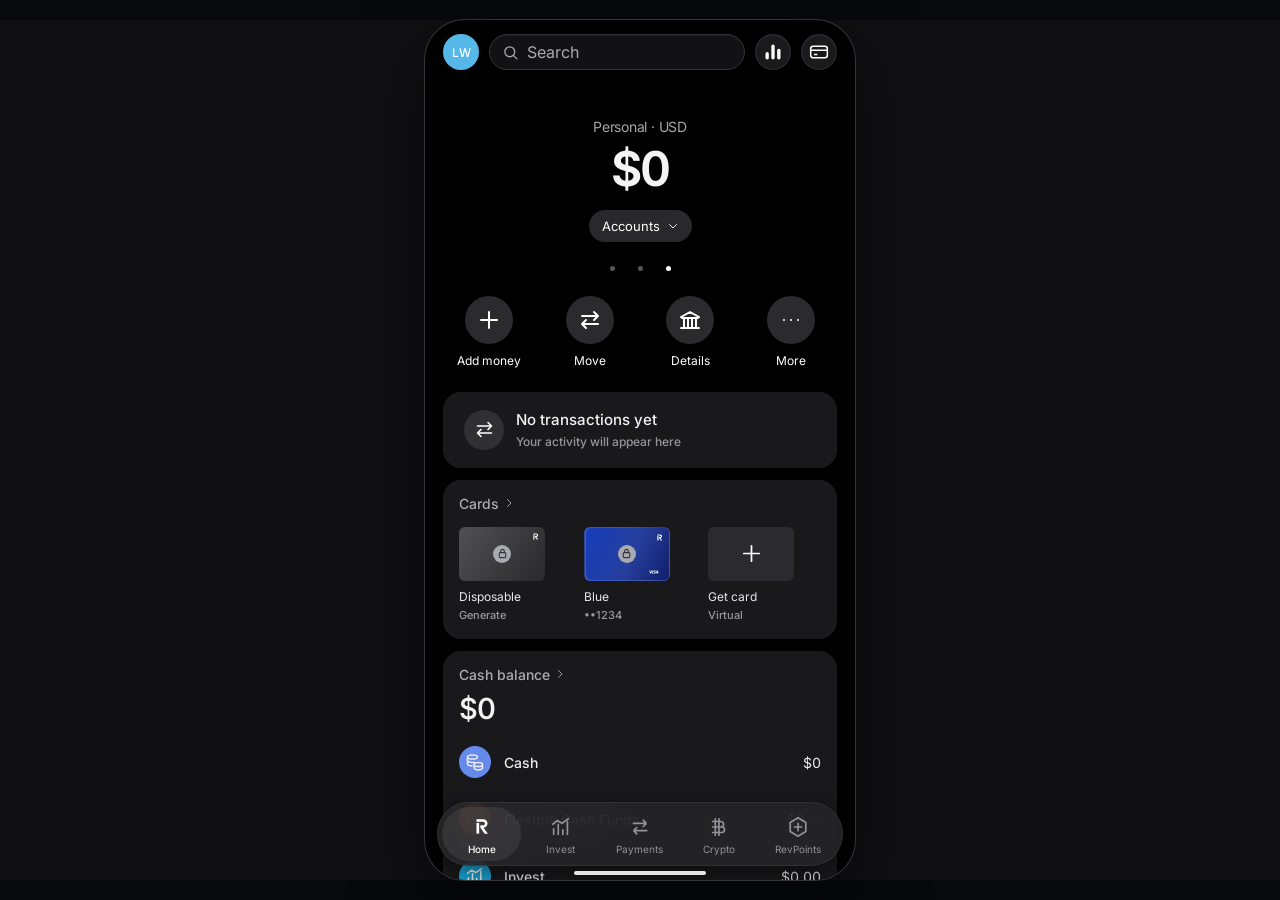
<file: index.html>
<!doctype html>
<html lang="en">
<head>
  <meta charset="utf-8">
  <meta name="viewport" content="width=device-width, initial-scale=1, viewport-fit=cover">
  <meta name="theme-color" content="#09090b">
  <title>Revolut-style banking demo</title>
  <link rel="icon" href="assets/app-icon.svg" type="image/svg+xml">
  <link rel="stylesheet" href="styles.css">
  <link rel="stylesheet" href="refined.css">
  <link rel="stylesheet" href="polish.css">
</head>
<body>
  <div class="desktop-backdrop" aria-hidden="true"><span>Banking UI<br><em>concept</em></span></div>
  <div class="phone" id="phone">
    <div class="app-scroll" id="app-scroll"><div id="app"></div></div>
    <div id="fixed-header"></div>
    <div id="navigation"></div>
    <div id="overlay-root"></div>
    <div class="home-indicator" aria-hidden="true"></div>
  </div>
  <script src="assets.js"></script>
  <script src="app.js"></script>
</body>
</html>
</file>
<file: styles.css>
:root{color-scheme:dark;font-family:Inter,-apple-system,BlinkMacSystemFont,"Segoe UI",sans-serif;font-synthesis:none;background:#08090d;color:#f7f7f9}*{box-sizing:border-box}body{margin:0}button,input{font:inherit}button{cursor:pointer;-webkit-tap-highlight-color:transparent}button:focus-visible,input:focus-visible{outline:2px solid #b6c7ff;outline-offset:2px}svg{display:block}.desktop-backdrop{position:fixed;inset:0;display:grid;place-items:center;background:radial-gradient(circle at 15% 20%,#132453 0,transparent 37%),radial-gradient(circle at 87% 82%,#252047 0,transparent 34%),#06070b;color:#fff}.desktop-backdrop span{position:absolute;left:max(6vw,calc(50% - 570px));top:18%;font-size:clamp(38px,5vw,76px);font-weight:750;letter-spacing:-.07em;line-height:.94;opacity:.55}.desktop-backdrop em{font-style:normal;color:#a5adfb}.phone{position:relative;width:min(100%,430px);height:min(900px,calc(100dvh - 30px));margin:15px auto;overflow:hidden;border:1px solid #333747;border-radius:42px;background:#0a0b0e;box-shadow:0 20px 80px #000b}.status-bar{height:43px;display:flex;align-items:center;justify-content:space-between;padding:7px 29px 0;font-size:14px;font-weight:690;background:#090a0d;position:relative;z-index:4}.status-icons svg{width:48px;height:16px}.app-scroll{position:absolute;inset:43px 0 77px;overflow-y:auto;overscroll-behavior:contain;scrollbar-width:none}.app-scroll::-webkit-scrollbar,.sheet-content::-webkit-scrollbar{display:none}.app-scroll:has(.home-hero){background:#0b0c11}.home-indicator{position:absolute;width:134px;height:5px;border-radius:9px;background:#f2f2f5;left:50%;bottom:8px;transform:translateX(-50%);z-index:8}.bottom-nav{position:absolute;left:0;right:0;bottom:0;height:77px;display:grid;grid-template-columns:repeat(4,1fr);padding:8px 8px 18px;background:rgba(14,15,20,.96);border-top:1px solid #272932;backdrop-filter:blur(18px);z-index:3}.nav-item{border:0;background:none;color:#93949d;display:flex;flex-direction:column;align-items:center;justify-content:center;gap:4px;font-size:10px;font-weight:590}.nav-item svg{width:23px;height:23px;stroke-width:1.9}.nav-item.active{color:#f8f9ff}.nav-item.active .nav-icon{background:#383d63;color:#fff}.nav-icon{width:42px;height:35px;border-radius:14px;display:grid;place-items:center}.nav-icon svg{width:22px;height:22px}.page{padding:0 20px 24px;animation:page-in .24s ease both}@keyframes page-in{from{opacity:.5;transform:translateY(8px)}to{opacity:1;transform:none}}.top-row{display:flex;align-items:center;justify-content:space-between;gap:10px;min-height:62px}.avatar{width:37px;height:37px;border:0;border-radius:50%;background:#d6e9ff;color:#152441;font-size:15px;font-weight:750}.top-right{display:flex;gap:7px}.round-icon{width:39px;height:39px;border-radius:50%;border:0;background:#22242c;color:#fff;display:grid;place-items:center}.round-icon svg{width:19px;height:19px}.brand-line{display:flex;align-items:center;gap:7px;font-size:17px;font-weight:730;letter-spacing:-.03em}.demo-badge{font-size:9px;font-weight:760;letter-spacing:.11em;padding:4px 6px;border:1px solid #747cac;border-radius:5px;color:#b7c4ff}.muted{color:#9699a5}.subtle{color:#c2c3cb}.tiny{font-size:12px}.section-head{display:flex;align-items:center;justify-content:space-between;margin:24px 0 13px}.section-head h2{font-size:20px;letter-spacing:-.035em;margin:0;font-weight:700}.text-button{border:0;color:#a4baff;background:none;padding:8px 0;font-size:13px;font-weight:650}.home-hero{margin:-1px -20px 0;padding:0 20px 27px;background:radial-gradient(circle at 82% 16%,#3b56a0 0,transparent 41%),linear-gradient(140deg,#1d3a81,#141c44 65%,#0b0c11 100%)}.home-hero .top-row{margin-bottom:32px}.account-pill{display:inline-flex;align-items:center;gap:7px;border:1px solid #ffffff32;background:#ffffff17;color:#fff;border-radius:100px;padding:7px 11px;font-size:13px;font-weight:650}.account-pill svg{width:14px;height:14px}.balance-label{font-size:13px;color:#d3dcff;margin:15px 0 4px}.balance{font-size:clamp(40px,11vw,52px);line-height:1.05;letter-spacing:-.07em;font-weight:715;font-variant-numeric:tabular-nums}.balance-note{color:#d9e0fc;font-size:12px;margin-top:9px}.balance-note span{display:inline-block;width:5px;height:5px;background:#a7e4c3;border-radius:50%;margin:0 5px 2px 0}.actions{display:grid;grid-template-columns:repeat(4,minmax(0,1fr));gap:6px;margin-top:28px}.action{border:0;background:none;color:#fff;font-size:11px;font-weight:600;display:flex;flex-direction:column;align-items:center;gap:8px;white-space:nowrap}.action .bubble{width:55px;height:55px;border-radius:50%;background:#ffffff27;display:grid;place-items:center;transition:background .2s,transform .2s}.action:active .bubble{transform:scale(.93);background:#ffffff3e}.bubble svg{width:23px;height:23px}.account-strip{display:flex;gap:8px;overflow:auto;margin:17px -20px 0;padding:0 20px 4px;scrollbar-width:none}.account-tile{min-width:135px;flex:0 0 auto;border:1px solid #353947;border-radius:18px;background:#181b25;padding:13px 15px;text-align:left;color:#fff}.account-tile.selected{border-color:#748bdb;background:#202b4c}.account-tile .flag{font-size:20px}.account-tile strong{display:block;font-size:17px;margin:8px 0 3px}.account-tile small{color:#aeb3c1}.feature-card{border:1px solid #292d38;background:#17191f;border-radius:22px;padding:17px}.feature-card .feature-top{display:flex;justify-content:space-between;align-items:center;color:#a9acb8;font-size:12px}.feature-card .feature-total{font-size:27px;font-weight:700;letter-spacing:-.05em;margin:10px 0 5px}.bar-mini{height:52px;display:flex;align-items:end;gap:5px;margin-top:12px}.bar-mini span{width:100%;border-radius:5px 5px 2px 2px;background:#6078d7}.bar-mini span:nth-child(2n){background:#849af0}.section-caption{font-size:12px;color:#9599a6;margin:2px 0 12px}.transaction{width:100%;min-height:66px;display:flex;align-items:center;gap:12px;border:0;border-bottom:1px solid #202228;background:none;color:#fff;padding:8px 0;text-align:left}.transaction:last-child{border-bottom:0}.merchant-icon{width:42px;height:42px;flex:0 0 auto;border-radius:15px;display:grid;place-items:center;color:#fff;font-size:20px;font-weight:740}.merchant-icon.blue{background:#294a9b}.merchant-icon.pink{background:#94345e}.merchant-icon.green{background:#246d55}.merchant-icon.orange{background:#91502c}.merchant-icon.purple{background:#57459a}.merchant-icon.slate{background:#363d52}.tx-meta{flex:1;min-width:0}.tx-name{font-size:15px;font-weight:640;overflow:hidden;text-overflow:ellipsis;white-space:nowrap}.tx-sub{font-size:12px;color:#8f929f;margin-top:3px}.tx-amount{text-align:right;font-size:15px;font-weight:650;white-space:nowrap}.tx-amount.positive{color:#74d9a6}.tx-amount small{display:block;font-size:11px;color:#858b99;margin-top:3px;font-weight:450}.page-heading{display:flex;justify-content:space-between;align-items:center;margin:7px 0 20px}.page-heading h1{font-size:31px;letter-spacing:-.055em;margin:0;font-weight:735}.section-description{font-size:13px;color:#9da0ad;line-height:1.5;margin:-12px 0 20px}.segmented{display:flex;gap:4px;border-radius:15px;background:#202229;padding:4px}.segmented button{flex:1;border:0;border-radius:11px;background:transparent;color:#9c9da7;padding:10px 8px;font-size:13px;font-weight:630}.segmented button.selected{background:#454c72;color:#fff}.card-art{position:relative;height:216px;border-radius:22px;margin:20px 0 16px;padding:23px;overflow:hidden;color:#fff;box-shadow:0 22px 35px #0008;background:linear-gradient(127deg,#1745a1 0%,#4269c4 50%,#a8aff4 100%)}.card-art.virtual{background:linear-gradient(135deg,#242439,#47416c 54%,#867aca)}.card-art:before{content:"";position:absolute;width:260px;height:260px;right:-95px;top:-140px;border:58px solid #ffffff1c;border-radius:50%}.card-art:after{content:"";position:absolute;width:210px;height:210px;left:-140px;bottom:-170px;border:55px solid #ffffff15;border-radius:50%}.card-art>*{position:relative;z-index:1}.card-brand{font-size:21px;font-weight:770;letter-spacing:-.05em;display:flex;justify-content:space-between;align-items:start}.card-brand small{font-size:10px;border:1px solid #ffffff77;padding:3px 5px;border-radius:5px;letter-spacing:.1em}.card-chip{width:34px;height:25px;background:linear-gradient(120deg,#e6cf8c,#fff6cd,#a49c81);border-radius:5px;margin-top:38px}.card-bottom{position:absolute;left:23px;right:23px;bottom:20px;display:flex;justify-content:space-between;align-items:end;font-size:14px;font-weight:600;letter-spacing:.1em}.card-bottom b{font-size:22px;letter-spacing:-.04em;font-style:italic}.card-frozen{position:absolute;inset:0;background:#090a0dcc;z-index:2;display:grid;place-items:center;font-size:15px;font-weight:700;letter-spacing:.05em}.card-controls{display:grid;grid-template-columns:repeat(4,1fr);gap:5px;margin:17px 0 28px}.card-control{border:0;background:none;color:#dddfe8;font-size:11px;display:flex;flex-direction:column;align-items:center;gap:9px}.card-control span{width:50px;height:50px;border-radius:50%;background:#242731;display:grid;place-items:center}.card-control svg{width:21px;height:21px}.setting-row{display:flex;width:100%;align-items:center;gap:12px;background:none;border:0;border-bottom:1px solid #24262e;padding:16px 0;color:#fff;text-align:left}.setting-row:last-child{border-bottom:0}.setting-row .row-icon{width:39px;height:39px;border-radius:12px;background:#252936;display:grid;place-items:center;color:#c2ccfa}.setting-row .row-icon svg{width:18px;height:18px}.setting-row .row-title{flex:1;font-size:14px;font-weight:620}.setting-row small{display:block;color:#8f929f;font-size:11px;margin-top:4px;font-weight:430}.setting-row .chev{color:#80838e}.setting-row .chev svg{width:17px;height:17px}.setting-row .pill{color:#9acdb3;font-size:12px}.transfer-hero{background:#171a26;border:1px solid #30364d;border-radius:21px;padding:18px;margin-bottom:23px;display:flex;justify-content:space-between;align-items:center}.transfer-hero strong{font-size:17px}.transfer-hero p{font-size:12px;color:#aeb1c0;margin:5px 0 0}.transfer-hero button{width:44px;height:44px;border:0;border-radius:50%;background:#6681ef;color:#fff;display:grid;place-items:center}.transfer-hero button svg{width:23px;height:23px}.payment-actions{display:grid;grid-template-columns:repeat(3,1fr);gap:9px}.payment-action{min-height:102px;border:1px solid #2d303a;border-radius:19px;background:#1a1c24;color:#fff;display:flex;flex-direction:column;align-items:start;justify-content:space-between;padding:15px;font-size:13px;font-weight:620}.payment-action svg{width:23px;height:23px;color:#9baeff}.contact-list{display:flex;gap:13px;overflow-x:auto;scrollbar-width:none}.contact{min-width:61px;border:0;background:none;color:#e5e5ed;font-size:12px;text-align:center;padding:0}.contact .contact-avatar{width:55px;height:55px;border-radius:50%;display:grid;place-items:center;margin:0 auto 8px;font-size:18px;font-weight:730;background:#3b446c}.contact:nth-child(2) .contact-avatar{background:#694458}.contact:nth-child(3) .contact-avatar{background:#375e58}.contact:nth-child(4) .contact-avatar{background:#565071}.contact:nth-child(5) .contact-avatar{background:#746441}.analytics-hero{padding:20px;border-radius:22px;background:linear-gradient(135deg,#253a7d,#22253c);margin-top:18px}.analytics-hero p{color:#b6c0e4;margin:0 0 6px;font-size:12px}.analytics-hero strong{font-size:38px;letter-spacing:-.065em}.analytics-hero .compare{font-size:12px;color:#c4ddcb;margin-top:9px}.chart{height:150px;display:flex;align-items:end;gap:10px;margin:18px 1px 2px}.chart-col{flex:1;display:flex;flex-direction:column;align-items:center;justify-content:end;height:100%;gap:7px}.chart-col i{width:100%;max-width:35px;border-radius:7px 7px 3px 3px;background:linear-gradient(#91a7ff,#536de3)}.chart-col:nth-child(3n) i{background:linear-gradient(#5f70aa,#394c9d)}.chart-col small{font-size:10px;color:#9295a2;font-style:normal}.breakdown-row{display:flex;align-items:center;gap:13px;padding:12px 0;border-bottom:1px solid #22252e}.breakdown-row:last-child{border:0}.breakdown-row .cat-icon{width:40px;height:40px;border-radius:13px;display:grid;place-items:center;font-size:20px;background:#252c3b}.breakdown-row .cat-main{flex:1}.breakdown-row strong{font-size:14px}.breakdown-row small{display:block;color:#8c909e;font-size:11px;margin-top:4px}.breakdown-row .cat-amount{font-weight:660;font-size:14px}.progress-track{height:7px;border-radius:8px;background:#323442;overflow:hidden;margin-top:13px}.progress-track i{height:100%;background:#8ea5ff;display:block;border-radius:8px}.budget-card{border:1px solid #2b2e3a;background:#171920;border-radius:19px;padding:16px;margin:22px 0}.budget-card strong{font-size:15px}.budget-card p{color:#a3a6b2;font-size:12px;margin:6px 0 0}.empty-state{padding:28px 15px;text-align:center;color:#9295a3;font-size:13px}.sheet-scrim{position:absolute;inset:0;background:#000a;z-index:5;animation:fade-in .18s ease}.sheet{position:absolute;left:0;right:0;bottom:0;max-height:87%;display:flex;flex-direction:column;background:#1a1c23;border-radius:28px 28px 0 0;z-index:6;animation:sheet-in .25s cubic-bezier(.22,.86,.2,1);padding:0 21px 27px;box-shadow:0 -15px 40px #0007}@keyframes fade-in{from{opacity:0}to{opacity:1}}@keyframes sheet-in{from{transform:translateY(100%)}to{transform:none}}.grabber{width:38px;height:5px;border-radius:5px;background:#676975;margin:10px auto 19px;flex:0 0 auto}.sheet-head{display:flex;align-items:center;justify-content:space-between;margin-bottom:14px}.sheet-head h2{font-size:23px;letter-spacing:-.04em;margin:0}.sheet-head button{background:#2b2d35;color:#fff;border:0;border-radius:50%;height:30px;width:30px;display:grid;place-items:center}.sheet-head svg{width:17px;height:17px}.sheet-content{min-height:0;overflow:auto;padding-bottom:8px;scrollbar-width:none}.sheet-sub{font-size:13px;color:#a1a4af;line-height:1.5;margin:0 0 18px}.field-label{font-size:12px;color:#aaaeba;display:block;margin:16px 0 7px}.text-field,.money-field{width:100%;background:#2a2d36;border:1px solid #3a3d49;color:#fff;border-radius:15px;padding:14px 15px;outline:none}.text-field::placeholder,.money-field::placeholder{color:#747986}.money-field{font-size:28px;letter-spacing:-.04em;font-weight:670}.primary{width:100%;border:0;border-radius:15px;background:#c3d0ff;color:#131735;min-height:51px;font-size:15px;font-weight:730;margin-top:19px}.primary:disabled{opacity:.45;cursor:not-allowed}.secondary{width:100%;border:1px solid #40434e;background:#292c35;color:#fff;border-radius:15px;min-height:48px;font-size:14px;font-weight:650;margin-top:10px}.sheet-option{width:100%;border:0;border-bottom:1px solid #353741;background:none;color:#fff;text-align:left;padding:14px 2px;display:flex;gap:12px;align-items:center}.sheet-option:last-child{border-bottom:0}.sheet-option .opt-icon{width:38px;height:38px;display:grid;place-items:center;background:#303545;border-radius:12px;font-size:21px}.sheet-option .opt-text{flex:1;font-size:14px;font-weight:640}.sheet-option small{display:block;color:#9295a2;margin-top:4px;font-size:12px;font-weight:450}.sheet-option svg{width:19px;height:19px;color:#9296a3}.review-box{border:1px solid #383b48;border-radius:17px;background:#242731;padding:17px;margin:18px 0}.review-box>div{display:flex;justify-content:space-between;gap:12px;padding:8px 0;font-size:13px;color:#aeb1bc}.review-box strong{color:#fff}.success-mark{width:76px;height:76px;border-radius:50%;display:grid;place-items:center;background:#31594a;color:#7ff2ae;margin:23px auto}.success-mark svg{width:39px;height:39px}.success-title{text-align:center;font-size:23px;font-weight:720;letter-spacing:-.04em}.success-sub{text-align:center;color:#a3a8b4;font-size:13px;line-height:1.5;margin:9px 0 26px}.error-text{color:#ff98a5;font-size:12px;margin:9px 0 0}.inline-note{display:flex;gap:8px;align-items:start;color:#aaaeba;font-size:11px;line-height:1.5;margin-top:17px}.inline-note svg{width:15px;height:15px;flex:0 0 auto}.currency-icon{width:27px;height:27px;border-radius:50%;background:#36466f;display:grid;place-items:center;font-size:13px;font-weight:700}.account-swap{display:grid;grid-template-columns:1fr 36px 1fr;gap:8px;align-items:center}.account-swap .swap-arrow{text-align:center;color:#8e9fe2;font-size:22px}.account-swap .account-mini{border:1px solid #3e4150;border-radius:15px;padding:12px}.account-mini small{display:block;color:#9b9eab}.account-mini strong{font-size:20px}.account-mini button{border:0;background:none;color:#b4c4ff;font-size:11px;padding:5px 0 0}.hide-on-small{}@media(max-width:500px){.desktop-backdrop{display:none}.phone{width:100%;height:100dvh;margin:0;border:0;border-radius:0;box-shadow:none}}@media(max-height:660px){.home-hero .top-row{margin-bottom:19px}.actions{margin-top:18px}.account-strip{margin-top:11px}.card-art{height:185px}.chart{height:120px}}@media(prefers-reduced-motion:reduce){*,*:before,*:after{animation-duration:.01ms!important;transition-duration:.01ms!important;scroll-behavior:auto!important}}
.text-button{display:inline-flex;align-items:center;gap:2px}.text-button svg{width:14px;height:14px}
</file>
<file: refined.css>
@font-face {
  font-family: "Inter Demo";
  src: url("assets/Inter-variable.woff2") format("woff2");
  font-style: normal;
  font-weight: 100 900;
  font-display: swap;
}

:root { font-family: "Inter Demo", Inter, -apple-system, BlinkMacSystemFont, "Segoe UI", sans-serif; }
.home-page .home-hero {
  position: relative;
  isolation: isolate;
  overflow: hidden;
  min-height: 300px;
  padding: 8px 20px 18px;
  background: radial-gradient(ellipse 75% 65% at 66% 6%, #7374d9 0%, transparent 76%), linear-gradient(150deg, #3b338a 0%, #335cb0 52%, #192b60 100%);
}
.home-page .home-hero::before, .home-page .home-hero::after { display: none; }
.home-page .home-hero > * { position: relative; z-index: 1; }
.home-top { display: flex; align-items: center; gap: 8px; height: 46px; }
.home-top .avatar { width: 35px; height: 35px; flex: 0 0 auto; background: #e6d8c7; color: #392c2a; border: 2px solid #ffffff88; font-size: 12px; }
.home-search { display: flex; align-items: center; gap: 8px; height: 34px; flex: 1; min-width: 0; padding: 0 12px; border: 0; border-radius: 999px; background: rgba(255,255,255,.22); color: #f1f5ff; text-align: left; font-size: 12px; font-weight: 500; backdrop-filter: blur(9px); }
.home-search svg { width: 16px; height: 16px; }
.home-top-icon { width: 35px; height: 35px; border: 0; border-radius: 50%; background: rgba(255,255,255,.2); color: white; display: grid; place-items: center; flex: 0 0 auto; }
.home-top-icon svg { width: 19px; height: 19px; }
.hero-balance { text-align: center; padding: 43px 0 17px; }
.hero-balance .balance { font-size: clamp(42px, 11.5vw, 51px); font-weight: 600; line-height: 1.08; letter-spacing: -.058em; text-shadow: 0 1px 14px #06194132; }
.hero-balance .account-pill { margin-top: 13px; padding: 7px 12px; font-size: 12px; font-weight: 590; background: rgba(255,255,255,.25); border: 0; backdrop-filter: blur(12px); }
.home-page .actions { margin-top: 0; }
.home-page .action { font-size: 11px; font-weight: 580; gap: 9px; }
.home-page .action .bubble { width: 52px; height: 52px; background: rgba(239,245,255,.22); backdrop-filter: blur(8px); }
.home-page .bubble svg { width: 21px; height: 21px; stroke-width: 1.9; }
.home-page .section-head:first-of-type { margin-top: 18px; }
.home-account-list { display: grid; gap: 0; overflow: hidden; border: 1px solid #25262b; border-radius: 20px; background: #17181c; }
.home-account-row { display: flex; align-items: center; gap: 12px; min-height: 62px; padding: 8px 14px; border: 0; border-bottom: 1px solid #292a30; background: transparent; text-align: left; color: white; }
.home-account-row:last-child { border-bottom: 0; }
.home-account-row .account-flag { width: 36px; height: 36px; border-radius: 50%; display: grid; place-items: center; background: #303139; font-size: 22px; }
.flag-svg { display: block; width: 100%; height: 100%; }
.home-account-row .account-flag { overflow: hidden; }
.account-pill .flag-svg { width: 17px; height: 17px; border-radius: 50%; }
.currency-icon .flag-svg { border-radius: 50%; }
.home-account-row span:nth-child(2) { flex: 1; min-width: 0; }
.home-account-row strong { display: block; font-size: 13px; font-weight: 630; }
.home-account-row small { display: block; color: #858790; margin-top: 4px; font-size: 11px; }
.home-account-row b { font-size: 13px; font-weight: 620; white-space: nowrap; }
.fx-reference { width: 100%; display: flex; align-items: center; justify-content: space-between; gap: 12px; margin: 12px 0 0; padding: 14px 16px; border: 1px solid #292b32; border-radius: 18px; background: #191b21; color: #f7f7f9; text-align: left; }
.fx-reference strong { display: block; font-size: 13px; font-weight: 620; }
.fx-reference small { display: block; margin-top: 5px; font-size: 11px; color: #9fa3af; line-height: 1.35; }
.fx-refresh { width: 29px; height: 29px; flex: 0 0 auto; border-radius: 50%; display: grid; place-items: center; background: #292d39; font-size: 21px; color: #b8c7ff; }
.fx-disclosure { color: #a2a6b3; font-size: 11px; line-height: 1.45; margin: 11px 0 0; }
.refined-spending { display: block; width: 100%; color: white; text-align: left; margin-bottom: 10px; background: #191b22; }
.refined-spending .feature-top { display: flex; }
.refined-spending .feature-total { display: block; font-weight: 600; }
.refined-spending .section-caption { display: block; }
.refined-spending .bar-mini { display: flex; }
.refined-spending .bar-mini span { background: #6178d6; }
.page-heading h1, .sheet-head h2 { font-weight: 620; letter-spacing: -.055em; }
.section-head h2 { font-size: 19px; font-weight: 630; letter-spacing: -.035em; }
.brand-line { font-size: 16px; font-weight: 690; }
.merchant-icon { border-radius: 50%; font-size: 17px; }
.tx-name { font-size: 14px; font-weight: 600; }
.tx-amount { font-size: 14px; font-weight: 600; }
.bottom-nav { background: #111215; border-top-color: #22242a; }
.nav-item.active .nav-icon { background: transparent; }
.nav-item.active { color: white; font-weight: 650; }
.nav-item:not(.active) { color: #878993; }
.card-art { border-radius: 20px; background: radial-gradient(circle at 70% 20%, #f17fe1 0, transparent 32%), linear-gradient(124deg, #351b78, #8c32bb 48%, #c81e79); }
.card-art.virtual { background: radial-gradient(circle at 15% 25%, #6376d3 0, transparent 36%), linear-gradient(128deg, #1c204c, #4954ac 54%, #806db4); }
.card-art:before { border-color: #ffffff12; }
.card-art:after { border-color: #ffffff12; }
.card-brand { font-weight: 680; }
.segmented { background: #202126; }
.segmented button.selected { background: #eceef4; color: #191b21; }
.analytics-hero { background: radial-gradient(circle at 84% -40%,#536bc5,transparent 55%),linear-gradient(130deg,#24396f,#1e2440); }
.analytics-hero .compare { color: #ced5ef; }
.chart-col small { white-space: nowrap; font-size: 9px; }
.page-heading > svg { width: 21px; height: 21px; flex: 0 0 auto; color: #9b9da9; }
.transaction .tx-meta { display: flex; flex-direction: column; justify-content: center; min-width: 0; }
.transaction .tx-name, .transaction .tx-sub { display: block; max-width: 100%; overflow: hidden; text-overflow: ellipsis; white-space: nowrap; }
.transaction .tx-sub { margin-top: 4px; }
.transaction .tx-amount { flex: 0 0 auto; }
.sheet { background: #1c1d22; }
.primary { border-radius: 999px; background: #f7f8fa; color: #14151b; }
.secondary { border-radius: 999px; }
.text-field, .money-field { background: #292b32; }

@media (max-width: 360px) {
  .home-top { gap: 6px; }
  .home-top-icon { width: 32px; height: 32px; }
  .home-search { padding: 0 9px; }
  .home-page .home-hero { min-height: 292px; }
  .hero-balance { padding-top: 36px; }
}

/* Match the Phantom demo's 393-point canvas and content scale. */
html, body { background: #000; }
.desktop-backdrop { display: none; }
.phone { width: min(100%, 393px); height: 100dvh; margin: 0 auto; border: 0; border-radius: 0; box-shadow: none; }
.page { padding-left: 20px; padding-right: 20px; }
.home-page .home-hero { margin-left: -20px; margin-right: -20px; padding-left: 20px; padding-right: 20px; }
.avatar, .home-top .avatar { width: 44px; height: 44px; font-size: 14px; }
.home-top { height: 52px; gap: 7px; }
.home-search { height: 40px; font-size: 14px; }
.home-top-icon, .round-icon { width: 40px; height: 40px; }
.home-page .action .bubble { width: 52px; height: 52px; }
.section-head h2 { font-size: 21px; }
.home-account-row { min-height: 62px; }
.home-account-row .account-flag { width: 40px; height: 40px; }
.home-account-row strong { font-size: 16px; }
.home-account-row small { font-size: 13px; }
.home-account-row b { font-size: 16px; }
.transaction { min-height: 75px; gap: 12px; }
.merchant-icon { width: 40px; height: 40px; }
.tx-name { font-size: 16px; }
.tx-sub { font-size: 13px; }
.tx-amount { font-size: 16px; }
.tx-amount small { font-size: 12px; }
.merchant-logo { display: block; width: 25px; height: 25px; object-fit: contain; filter: brightness(0) invert(1); }
.merchant-icon.blue { background: #24569d; }
.merchant-icon.green { background: #246d4a; }
.merchant-icon.pink { background: #a92748; }
.merchant-icon.slate { background: #2c2e34; }
.revolut-logo-wrap { width: 26px; height: 26px; border-radius: 7px; background: #fff; display: grid; place-items: center; }
.revolut-logo-wrap img { display: block; width: 17px; height: 17px; }
.card-wordmark { display: inline-flex; align-items: center; gap: 7px; }
.card-wordmark img { width: 19px; height: 19px; filter: brightness(0) invert(1); }
.card-visa img { display: block; width: 48px; height: 27px; filter: brightness(0) invert(1); }
.card-control span { width: 52px; height: 52px; }
.contact .contact-avatar { width: 58px; height: 58px; }
.sheet-head h2 { font-size: 24px; }
.primary { min-height: 54px; font-size: 17px; }

@media (max-width: 393px) {
  .phone { width: 100%; }
}

/* Frosted controls sit over the account wallpaper; text and balances stay opaque. */
.home-search, .home-top-icon, .hero-balance .account-pill, .home-page .action .bubble {
  background: rgba(244, 247, 255, .16);
  border: 1px solid rgba(255, 255, 255, .20);
  -webkit-backdrop-filter: blur(22px) saturate(155%);
  backdrop-filter: blur(22px) saturate(155%);
  box-shadow: inset 0 1px 0 rgba(255,255,255,.23), 0 6px 20px rgba(10, 19, 62, .11);
}
.home-search { background: rgba(241, 245, 255, .20); }
.home-top-icon, .home-page .action .bubble { border-radius: 50%; }
.home-page .action:active .bubble, .home-top-icon:active { background: rgba(255,255,255,.29); }
.hero-balance .account-pill { padding: 8px 13px; }

/* Let scrollable content pass behind the navigation so the glass effect is visible. */
.app-scroll { bottom: 0; }
.app-scroll { top: 0; }
.page { padding-bottom: 112px; }
.bottom-nav {
  left: 12px;
  right: 12px;
  bottom: 12px;
  height: 66px;
  padding: 5px 8px 10px;
  border: 1px solid rgba(255,255,255,.12);
  border-radius: 25px;
  background: rgba(36, 36, 40, .68);
  -webkit-backdrop-filter: blur(28px) saturate(155%);
  backdrop-filter: blur(28px) saturate(155%);
  box-shadow: 0 8px 28px rgba(0,0,0,.32), inset 0 1px 0 rgba(255,255,255,.10);
}
.nav-item { border-radius: 18px; gap: 1px; font-size: 9px; }
.nav-item.active { background: rgba(255,255,255,.105); }
.nav-icon { height: 28px; }
.nav-icon svg { width: 20px; height: 20px; }
.home-indicator { background: rgba(255,255,255,.9); }

.sheet-scrim {
  background: rgba(0,0,0,.42);
  -webkit-backdrop-filter: blur(5px);
  backdrop-filter: blur(5px);
}
.sheet {
  background: rgba(29, 30, 38, .88);
  border: 1px solid rgba(255,255,255,.11);
  border-bottom: 0;
  -webkit-backdrop-filter: blur(28px) saturate(140%);
  backdrop-filter: blur(28px) saturate(140%);
}
.sheet-head button, .secondary, .review-box { background: rgba(255,255,255,.075); }
.round-icon, .card-control span {
  background: rgba(255,255,255,.09);
  border: 1px solid rgba(255,255,255,.07);
  -webkit-backdrop-filter: blur(18px);
  backdrop-filter: blur(18px);
}

/* Home composition based on the supplied dark account screenshot. */
.app-scroll:has(.home-page) { background: #000; }
.home-page .home-hero { min-height: 0; padding-top: 14px; padding-bottom: 13px; background: #000; }
.home-page .home-top .avatar { background: #42a9e8; color: #fff; border: 0; }
.home-page .home-search { background: rgba(34,34,38,.55); border: 1px solid rgba(255,255,255,.16); box-shadow: inset 0 1px 0 rgba(255,255,255,.07); color: #e9e9eb; }
.home-page .home-top-icon { background: rgba(48,48,52,.72); border: 1px solid rgba(255,255,255,.08); box-shadow: none; }
.home-page .hero-balance { padding: 65px 0 0; }
.balance-context { font-size: 12px; font-weight: 500; color: #a5a5aa; margin-bottom: 3px; }
.home-page .hero-balance .balance { font-size: clamp(40px, 11vw, 48px); font-weight: 670; line-height: 1; letter-spacing: -.055em; text-shadow: none; }
.home-page .hero-balance .account-pill { margin-top: 12px; padding: 7px 14px; background: rgba(67,67,70,.72); border: 1px solid rgba(255,255,255,.06); box-shadow: none; font-size: 12px; }
.hero-dots { display: flex; justify-content: center; gap: 4px; margin: 27px 0 18px; }
.hero-dots i { width: 4px; height: 4px; border-radius: 50%; background: #727277; }
.hero-dots i.active { background: #f5f5f7; }
.home-page .actions { margin-top: 0; }
.home-page .action { gap: 6px; font-size: 10px; }
.home-page .action .bubble { width: 46px; height: 46px; border: 1px solid rgba(255,255,255,.04); background: rgba(50,50,54,.76); box-shadow: none; -webkit-backdrop-filter: blur(18px); backdrop-filter: blur(18px); }
.home-page .action .bubble svg { width: 22px; height: 22px; }
.home-activity-card { margin: 10px 0 12px; padding: 0 12px; border-radius: 19px; background: #17171a; border: 1px solid #202024; }
.home-activity-card .transaction { min-height: 66px; border: 0; }
.home-activity-card .merchant-icon { width: 37px; height: 37px; font-size: 16px; }
.home-empty-activity { width: 100%; min-height: 66px; display: flex; align-items: center; gap: 12px; border: 0; background: none; color: #c6c6cb; text-align: left; font-size: 13px; }
.activity-symbol { width: 33px; height: 33px; border-radius: 9px; display: grid; place-items: center; background: #303035; color: #fff; }
.home-cards-panel { padding: 13px 14px 15px; border: 1px solid #202024; border-radius: 20px; background: #17171a; }
.home-panel-heading { width: 100%; display: flex; align-items: center; gap: 3px; padding: 0 0 10px; border: 0; background: none; color: #b9b9bf; text-align: left; font-size: 12px; }
.home-panel-heading svg { width: 14px; height: 14px; }
.home-mini-cards { display: grid; grid-template-columns: repeat(3,1fr); gap: 6px; }
.home-mini-cards button { display: flex; flex-direction: column; align-items: center; border: 0; padding: 0; background: none; color: #e8e8ec; font-size: 11px; min-width: 0; }
.home-mini-cards strong { margin-top: 5px; font-size: 11px; font-weight: 590; }
.home-mini-cards button > small { margin-top: 2px; color: #85858b; font-size: 10px; }
.mini-card-art { position: relative; display: grid; place-items: center; width: 72px; height: 46px; overflow: hidden; border-radius: 5px; color: #fff; }
.mini-card-art.disposable { background: linear-gradient(145deg,#444349,#2f2f34 68%,#454249); }
.mini-card-art.disposable > span { font-size: 21px; }
.mini-card-art.disposable small { position: absolute; right: 5px; bottom: 3px; color: #e64b55; font-size: 12px; }
.mini-card-art.blue { background: linear-gradient(145deg,#13164a,#1e3ba0); border: 1px solid #4e6bd1; }
.mini-card-art.blue img { width: 17px; height: 17px; filter: brightness(0) invert(1); }
.mini-card-art.blue small { position: absolute; right: 3px; bottom: 2px; font-size: 8px; font-weight: 800; }
.mini-card-art.new { background: #303035; }
.mini-card-art.new svg { width: 23px; height: 23px; }
.home-page .section-head { margin-top: 20px; }

/* Layout and account editor visible in the supplied wallet walkthrough. */
.home-page .hero-balance .long-balance { font-size: clamp(32px, 9.3vw, 39px); white-space: nowrap; }
.bottom-nav { grid-template-columns: repeat(5, minmax(0, 1fr)); padding-left: 5px; padding-right: 5px; }
.nav-item { min-width: 0; font-size: 8px; }
.nav-item .nav-icon svg { width: 19px; height: 19px; }
.wealth-panel { margin-top: 12px; padding: 13px 14px 8px; border: 1px solid #202024; border-radius: 20px; background: #17171a; }
.wealth-total { display: block; margin: 0 0 9px; font-size: 21px; line-height: 1.1; letter-spacing: -.045em; }
.wealth-row { width: 100%; display: flex; align-items: center; gap: 9px; min-height: 43px; padding: 3px 0; border: 0; border-top: 1px solid #29292d; background: transparent; color: #ededf0; text-align: left; font-size: 12px; }
.wealth-row span:nth-child(2) { flex: 1; }
.wealth-row b { font-size: 12px; font-weight: 550; }
.wealth-icon { display: grid; place-items: center; width: 28px; height: 28px; border-radius: 50%; font-weight: 700; }
.wealth-icon.cash { background: #4284e7; }
.wealth-icon.invest { background: #b29aff; color: #171123; }
.wealth-icon.crypto { background: #ee8c2e; }
.wealth-icon svg { width: 16px; height: 16px; }
.full-screen-sheet { height: 94%; max-height: 94%; padding: 0 16px 22px; background: #17171b; border-radius: 24px 24px 0 0; }
.full-screen-sheet .sheet-head { min-height: 52px; margin-bottom: 4px; }
.full-screen-sheet .sheet-head h2 { font-size: 16px; letter-spacing: -.025em; }
.full-screen-sheet .sheet-content { padding-bottom: 25px; }
.profile-header { text-align: center; padding: 3px 0 20px; }
.profile-avatar { width: 72px; height: 72px; margin: 0 auto 12px; border-radius: 50%; display: grid; place-items: center; background: #46a6e7; color: white; font-size: 23px; font-weight: 520; }
.profile-header h3 { margin: 0; color: white; font-size: 18px; font-weight: 630; }
.profile-header p { margin: 3px 0 6px; color: #a4a4ac; font-size: 11px; }
.profile-menu { overflow: hidden; border-radius: 13px; background: #222227; }
.profile-menu .sheet-option { min-height: 42px; padding: 5px 12px; border-bottom: 1px solid #2b2b30; }
.profile-menu .sheet-option:last-child { border-bottom: 0; }
.profile-menu .opt-icon { width: 20px; height: 20px; background: none; font-size: 14px; }
.profile-menu .opt-text { font-size: 12px; }
.profile-menu .opt-text small { font-size: 9px; }
.profile-logout { margin-top: 12px; }
.settings-subtitle { color: #82828a; font-size: 10px; margin: -3px 0 8px; }
.settings-form { display: grid; gap: 0; }
.settings-row { min-height: 40px; display: flex; align-items: center; gap: 10px; border-bottom: 1px solid #29292e; color: #d4d4d9; font-size: 11px; }
.settings-row > span { width: 33%; flex: 0 0 auto; }
.settings-row input, .settings-row select, .settings-row button { flex: 1; min-width: 0; height: 30px; padding: 0 9px; border: 1px solid #28282d; border-radius: 7px; background: #101014; color: #ededf0; font: inherit; font-size: 11px; }
.settings-row button { text-align: center; }
.settings-group-label { padding: 15px 0 5px; color: #77777f; font-size: 8px; letter-spacing: .12em; }
.theme-picks { display: grid; grid-template-columns: repeat(3,1fr); gap: 7px; }
.theme-pick { padding: 0; border: 0; background: transparent; color: #c5c5cc; }
.theme-preview { display: block; height: 34px; border: 1px solid #484850; border-radius: 7px; }
.theme-preview.glow { background: radial-gradient(circle at 20% 30%, #35e0c1, #006c63 50%, #063d3d); }
.theme-preview.minimal { background: #08080a; }
.theme-preview.colors { background: radial-gradient(circle at 75% 10%, #553dc8, #10256a 50%, #16153a); }
.theme-pick.selected .theme-preview { outline: 2px solid #f5f5f8; outline-offset: 2px; }
.theme-pick small { display: block; margin-top: 5px; font-size: 9px; }
.settings-save { width: 100%; margin-top: 18px; min-height: 42px; font-size: 13px; }
.settings-footer { margin: 14px 0 0; text-align: center; color: #888890; font-size: 10px; line-height: 1.5; }
.portfolio-top { display: flex; align-items: center; justify-content: space-between; padding-top: 10px; }
.portfolio-top .avatar { background: #42a9e8; color: white; border: 0; }
.portfolio-symbol { display: grid; place-items: center; width: 70px; height: 70px; margin: 70px auto 16px; border-radius: 50%; background: #24242b; color: #ececef; font-size: 31px; }
.portfolio-symbol svg { width: 34px; height: 34px; }
.portfolio-balance { text-align: center; font-size: 31px; font-weight: 650; letter-spacing: -.05em; }
.portfolio-page .section-description { text-align: center; }
.portfolio-info { margin: 38px 0 14px; padding: 17px; border-radius: 17px; background: #1b1b20; color: #b5b5bd; font-size: 13px; line-height: 1.45; }
.portfolio-page .secondary { width: 100%; }
.phone[data-theme="glow"] .home-page .home-hero { background: radial-gradient(ellipse at top, #095b53, #000 65%); }
.phone[data-theme="colors"] .home-page .home-hero { background: radial-gradient(ellipse at top, #202781, #000 65%); }

/* Official Revolut artwork, kept at its original proportions. */
.brand-line .official-wordmark { display: block; width: 92px; height: auto; max-height: 24px; object-fit: contain; filter: invert(1); }
.card-official-wordmark { display: block; width: 107px; height: auto; max-height: 27px; object-fit: contain; filter: invert(1); }
.nav-revolut-mark { display: block; width: 22px; height: 22px; object-fit: contain; }
.mini-card-art.blue img { width: 19px; height: 19px; filter: none; }
.mini-card-art .mini-card-brand { width: 19px; height: 19px; }
.mini-card-art.disposable small { color: #d5d5d8; font-size: 6px; letter-spacing: .03em; }
.mini-card-art.blue .mini-visa { position: absolute; right: 4px; bottom: 2px; width: 21px; height: 10px; filter: invert(1); }

.wealth-row .wealth-icon { flex: 0 0 auto; }
.wealth-row .wealth-icon svg { width: 17px; height: 17px; stroke-width: 2; }
.wealth-row.funds-row { min-height: 50px; }
.wealth-row.funds-row span:nth-child(2) small { display: block; margin-top: 2px; color: #77777e; font-size: 9px; }
.wealth-row.funds-row b { display: flex; align-items: center; gap: 4px; }
.wealth-row.funds-row b svg { width: 12px; height: 12px; color: #919198; }
.wealth-icon.funds { background: #ee7549; }
.wealth-icon.invest { background: #26a6d6; color: white; }
.wealth-icon.crypto { background: #a846d7; color: white; }
.refined-spending { margin-top: 12px; border-color: #202024; border-radius: 20px; background: #17171a; }
.refined-spending .feature-top { color: #b9b9bf; font-size: 12px; }
.refined-spending .feature-top span:last-child { color: #92929a; }
.refined-spending .feature-total { margin-top: 5px; font-size: 23px; letter-spacing: -.04em; }
.refined-spending .bar-mini { margin-top: 17px; }
.refined-spending .bar-mini span { background: #c9c9ce; }
.profile-sheet { top: 0; bottom: 0; height: 100%; max-height: 100%; border: 0; border-radius: 0; padding: 0 20px 18px; background: #08080b; }
.profile-top { display: flex; justify-content: space-between; align-items: center; min-height: 64px; }
.profile-top button { display: inline-flex; align-items: center; justify-content: center; border: 1px solid #45454c; background: #1e1f25; color: #f6f6f8; }
.profile-close { width: 38px; height: 38px; border-radius: 50%; }
.profile-close svg { width: 18px; height: 18px; }
.profile-upgrade { gap: 5px; min-height: 31px; padding: 0 12px; border-radius: 999px; font-size: 12px; font-weight: 600; }
.profile-upgrade svg { width: 14px; height: 14px; }
.profile-sheet .sheet-content { overflow-y: auto; }
.profile-sheet .profile-header { padding: 14px 0 23px; }
.profile-sheet .profile-avatar { position: relative; width: 74px; height: 74px; margin-bottom: 12px; font-size: 24px; }
.profile-photo { position: absolute; right: -3px; bottom: -2px; width: 27px; height: 27px; display: grid; place-items: center; border: 2px solid #08080b; border-radius: 50%; background: #2c2d33; color: white; }
.profile-photo svg { width: 15px; height: 15px; }
.profile-sheet .profile-header h3 { font-size: 18px; }
.profile-sheet .profile-menu { background: #212126; }
.profile-menu .opt-icon svg { width: 17px; height: 17px; stroke-width: 2; }
.profile-menu .sheet-option > svg:last-child { display: none; }
.profile-sheet .profile-menu .sheet-option { min-height: 45px; padding: 6px 12px; }
.profile-sheet .profile-menu .sheet-option:first-child { min-height: 52px; }
.card-art { background: linear-gradient(148deg, #102776 0%, #1b3aa7 60%, #0f1e60 100%); }
.card-art.virtual { background: linear-gradient(148deg, #3e3e47, #202127 75%); }
</file>
<file: polish.css>
/* Shared dark mobile treatment, based on the supplied screen and public references. */
:root {
  font-family: -apple-system, BlinkMacSystemFont, "Inter Demo", sans-serif;
  --surface: #141416;
  --surface-raised: #232326;
  --muted: #919194;
  --line: rgba(255, 255, 255, .065);
  --glass: rgba(36, 36, 39, .72);
  --ink: #f5f5f6;
  -webkit-font-smoothing: antialiased;
}
body, .phone, .app-scroll { background: #000; color: var(--ink); }
button { font-weight: 500; }
button, input, select { touch-action: manipulation; }
button { transition: opacity .15s ease, background .15s ease, transform .15s ease; }
button:active { opacity: .72; }
.page { padding: 0 20px 116px; animation: page-in .2s ease-out both; }
.page-heading h1 { font-size: 32px; font-weight: 650; letter-spacing: -.035em; }
.section-head { margin: 25px 0 13px; }
.section-head h2 { font-size: 20px; letter-spacing: -.025em; font-weight: 600; }
.text-button { color: #dddde1; font-size: 13px; font-weight: 500; }
.avatar, .home-top .avatar { width: 38px; height: 38px; font-size: 12px; font-weight: 500; background: #46b1e8; color: white; border: 0; flex: 0 0 auto; }
.round-icon, .home-top-icon { width: 38px; height: 38px; flex: 0 0 auto; }
.round-icon, .home-top-icon, .home-search, .home-page .action .bubble, .account-pill {
  border: 1px solid rgba(255,255,255,.075);
  background: var(--glass);
  box-shadow: inset 0 1px 0 rgba(255,255,255,.05);
  -webkit-backdrop-filter: blur(22px) saturate(130%);
  backdrop-filter: blur(22px) saturate(130%);
}
.home-top {
  position: sticky;
  top: 0;
  z-index: 3;
  height: 66px;
  margin: 0 -20px;
  padding: 12px 20px;
  gap: 9px;
  background: rgba(0,0,0,.68);
  -webkit-backdrop-filter: blur(24px) saturate(135%);
  backdrop-filter: blur(24px) saturate(135%);
}
.home-search { height: 38px; padding: 0 12px; border-color: #333337; background: rgba(29,29,32,.64); font-size: 14px; font-weight: 400; }
.home-search svg { width: 16px; height: 16px; }
.home-top-icon svg { width: 20px; height: 20px; }
.home-page .home-hero { overflow: visible; isolation: auto; padding-top: 0; padding-bottom: 14px; }
.home-page .hero-balance { padding: 51px 0 0; }
.balance-context { font-size: 13px; font-weight: 400; color: #b1b1b4; margin-bottom: 5px; }
.home-page .hero-balance .balance { font-size: 44px; line-height: 1.08; font-weight: 600; letter-spacing: -.045em; }
.home-page .hero-balance .long-balance { font-size: clamp(30px, 9.2vw, 37px); }
.home-page .hero-balance .account-pill { margin-top: 13px; padding: 7px 13px; font-size: 12px; line-height: 16px; font-weight: 400; background: rgba(47,47,50,.85); }
.hero-dots { margin: 34px 0 20px; gap: 4px; }
.hero-dots i { width: 4px; height: 4px; }
.home-page .actions { gap: 7px; margin: 0; }
.home-page .action { font-size: 12px; font-weight: 400; gap: 8px; }
.home-page .action .bubble { width: 44px; height: 44px; background: rgba(48,48,51,.79); }
.home-page .action .bubble svg { width: 22px; height: 22px; stroke-width: 1.9; }
.home-activity-card, .home-cards-panel, .wealth-panel, .refined-spending, .home-account-list, .list-surface, .budget-card {
  background: var(--surface);
  border: 0;
  border-radius: 21px;
  overflow: hidden;
}
.home-activity-card { margin: 5px 0 12px; padding: 0 16px; }
.home-activity-card .transaction, .home-empty-activity { min-height: 75px; }
.home-empty-activity { font-size: 14px; color: #b2b2b8; }
.activity-symbol { background: #27272b; border-radius: 10px; }
.home-cards-panel { padding: 14px 15px 17px; }
.home-panel-heading { font-size: 14px; font-weight: 400; color: #a3a3aa; padding-bottom: 12px; gap: 4px; }
.home-panel-heading svg { width: 12px; height: 12px; }
.home-mini-cards { gap: 8px; }
.mini-card-art { width: 78px; height: 49px; border-radius: 5px; }
.mini-card-art.disposable { background: linear-gradient(140deg,#414145,#2b2b30); }
.mini-card-art.blue { background: linear-gradient(115deg,#202a89,#183cac); border: 1px solid #434b89; box-shadow: inset 1px 0 0 rgba(255,255,255,.16); }
.mini-card-art .mini-card-brand, .mini-card-art.blue .mini-card-brand { position: absolute; right: 5px; top: 5px; width: 9px; height: 9px; }
.mini-card-lock { width: 18px; height: 18px; display: grid; place-items: center; border-radius: 50%; background: #a9a9b0; color: #34343c; }
.mini-card-lock svg { width: 11px; height: 11px; stroke-width: 2.4; }
.mini-card-art.blue .mini-visa { width: 23px; height: 10px; right: 4px; bottom: 3px; }
.mini-card-art.new { background: #2a292e; }
.home-mini-cards strong { font-size: 12px; font-weight: 400; margin-top: 7px; }
.home-mini-cards button > small { font-size: 11px; margin-top: 3px; color: #99999f; }
.wealth-panel { padding: 15px 16px 8px; margin-top: 13px; }
.wealth-panel .home-panel-heading { padding-bottom: 8px; }
.wealth-total { font-size: 27px; font-weight: 500; letter-spacing: -.025em; margin-bottom: 8px; }
.wealth-row, .wealth-row.funds-row { min-height: 60px; border: 0; gap: 13px; font-size: 15px; }
.wealth-row b { font-size: 15px; font-weight: 400; font-variant-numeric: tabular-nums; }
.wealth-row .wealth-icon { width: 36px; height: 36px; }
.wealth-row .wealth-icon svg { width: 22px; height: 22px; stroke-width: 1.8; }
.wealth-icon.cash { background: #668aeb; }
.wealth-icon.funds { background: #f87742; }
.wealth-icon.invest { background: #1aa9dd; }
.wealth-icon.crypto { background: #b748e5; }
.refined-spending { padding: 16px; margin-top: 13px; }
.refined-spending .feature-top { color: #aaaab0; font-size: 14px; }
.refined-spending .feature-top svg { width: 12px; height: 12px; }
.refined-spending .feature-total { font-size: 28px; font-weight: 500; margin-top: 6px; letter-spacing: -.03em; }
.spend-trend { display: block; color: #d6d6da; margin-top: 3px; }
.spend-trend > svg { display: block; width: 100%; height: 64px; }
.trend-axis { display: flex; justify-content: space-between; color: #737379; font-size: 10px; }
.list-surface { padding: 0 16px; }
.transaction { min-height: 73px; border-color: var(--line); gap: 12px; }
.tx-name { font-size: 15px; font-weight: 500; }
.tx-sub { font-size: 12px; color: var(--muted); }
.tx-amount { font-size: 15px; font-weight: 400; }
.tx-amount small { font-size: 11px; color: var(--muted); }
.tx-amount.positive { color: #f5f5f6; }
.merchant-icon { border-radius: 50%; }
.home-account-row { border-color: var(--line); }
.home-account-row strong, .home-account-row b { font-weight: 400; font-size: 15px; }
.fx-reference { background: var(--surface); border: 0; border-radius: 20px; }
.bottom-nav {
  left: 13px; right: 13px; bottom: max(13px, env(safe-area-inset-bottom));
  height: 61px; padding: 4px; border-radius: 29px;
  border: 1px solid rgba(255,255,255,.09);
  background: rgba(33,33,36,.72);
  -webkit-backdrop-filter: blur(30px) saturate(140%);
  backdrop-filter: blur(30px) saturate(140%);
  box-shadow: 0 4px 20px #0005, inset 0 1px 0 #ffffff08;
}
.nav-item { font-size: 9px; font-weight: 400; gap: 2px; border-radius: 25px; padding: 2px 0; color: #99999e; }
.nav-item.active { background: #ffffff15; font-weight: 500; }
.nav-icon { height: 25px; width: 34px; }
.nav-item .nav-icon svg { width: 21px; height: 21px; stroke-width: 1.8; }
.nav-revolut-mark { width: 20px; height: 20px; }
.home-indicator { width: 132px; height: 4px; bottom: 5px; }
.screen-header { height: 66px; display: grid; grid-template-columns: 40px 1fr 40px; align-items: center; margin-bottom: 14px; }
.screen-header h1 { font-size: 18px; letter-spacing: -.02em; font-weight: 600; margin: 0; text-align: center; }
.plain-icon { width: 40px; height: 40px; display: grid; place-items: center; background: none; border: 0; color: white; }
.plain-icon svg { width: 24px; height: 24px; }
.phone[data-page="cards"] .bottom-nav, .phone[data-page="analytics"] .bottom-nav { display: none; }
.cards-page, .analytics-page { padding-bottom: 35px; }
.segmented { background: #202023; border-radius: 99px; padding: 4px; }
.segmented button { border-radius: 99px; font-size: 14px; font-weight: 500; padding: 9px 10px; color: #a5a5aa; }
.segmented button.selected { color: #161619; background: #f0f0f2; }
.card-tabs { max-width: 240px; margin: 0 auto; }
.card-stage { padding: 30px 12px 0; }
.card-art { aspect-ratio: 1.586; height: auto; width: 100%; border-radius: 15px; padding: 22px; margin: 0; background: linear-gradient(115deg,#15246b,#244cc2 75%,#163583); box-shadow: inset 0 0 0 1px #ffffff16, 0 14px 30px #0008; }
.card-art::before, .card-art::after { display: none; }
.card-art.virtual { background: linear-gradient(120deg,#44444c,#232329); }
.card-corner-mark { position: absolute; right: 21px; top: 20px; width: 24px; height: 24px; }
.card-chip { margin-top: 48px; width: 31px; height: 24px; opacity: .8; background: linear-gradient(130deg,#d5d2cb,#aaa8a1,#dedbd4); border: 1px solid #b5b1a5; }
.card-chip::after { content: ""; display: block; margin: 6px 0; height: 9px; border-block: 1px solid #8a887f; }
.card-bottom { bottom: 18px; font-size: 13px; letter-spacing: .1em; font-weight: 400; }
.card-visa img { width: 39px; height: 22px; }
.card-name { text-align: center; font-size: 17px; font-weight: 500; margin: 22px 0 0; }
.card-name span { display: block; margin-top: 5px; color: #8c8c94; font-size: 13px; font-weight: 400; }
.card-controls { grid-template-columns: repeat(3,1fr); max-width: 270px; margin: 23px auto 28px; gap: 20px; }
.card-control { font-size: 13px; font-weight: 400; gap: 9px; }
.card-control span { width: 48px; height: 48px; background: #29292d; border: 0; }
.card-control.is-frozen span { background: #deedff; color: #234482; }
.card-frozen { gap: 10px; display: flex; justify-content: center; align-items: center; background: #a2c2e76e; -webkit-backdrop-filter: blur(10px); backdrop-filter: blur(10px); font-size: 17px; }
.card-frozen svg { width: 27px; height: 27px; }
.setting-row { min-height: 73px; border-color: var(--line); }
.setting-row .row-title { font-size: 15px; font-weight: 400; }
.setting-row small { font-size: 12px; margin-top: 5px; }
.setting-row .row-icon { background: #29292f; color: #e9e9ef; border-radius: 50%; }
.card-add { display: flex; align-items: center; justify-content: center; gap: 7px; margin-top: 18px; border: 0; }
.card-add svg { width: 18px; height: 18px; }
.card-empty { text-align: center; padding: 60px 5px; }
.card-empty .mini-card-art { margin: auto; transform: scale(1.6); }
.card-empty h2 { font-size: 22px; margin: 40px 0 12px; }
.card-empty p { font-size: 14px; line-height: 1.5; color: var(--muted); }
.payments-top { display: flex; align-items: center; gap: 13px; min-height: 74px; }
.payments-top h1 { font-size: 25px; font-weight: 600; letter-spacing: -.03em; flex: 1; margin: 0; }
.payment-search { width: 100%; display: flex; align-items: center; gap: 9px; border: 0; background: #1d1d20; border-radius: 16px; color: #96969e; padding: 14px; font-size: 13px; text-align: left; }
.payment-search svg { width: 18px; height: 18px; flex-shrink: 0; }
.payment-actions { margin: 26px 0 30px; gap: 9px; }
.payment-action { min-height: 0; border: 0; border-radius: 0; background: none; align-items: center; gap: 10px; padding: 0; font-size: 12px; font-weight: 400; }
.payment-action > span { width: 50px; height: 50px; display: grid; place-items: center; border-radius: 50%; background: #2a2a2e; }
.payment-action svg { color: #f5f5f7; width: 23px; height: 23px; }
.contact-list { gap: 16px; padding: 3px 0 5px; }
.contact { min-width: 54px; font-size: 12px; }
.contact .contact-avatar { width: 51px; height: 51px; font-size: 19px; font-weight: 500; background: #6177a1; }
.empty-payments { text-align: center; padding: 30px 4px 22px; }
.empty-payments > span { display: grid; place-items: center; width: 52px; height: 52px; border-radius: 50%; background: #29292f; margin: 0 auto 14px; }
.empty-payments > span svg { width: 24px; height: 24px; }
.empty-payments strong { font-size: 16px; font-weight: 500; }
.empty-payments p { color: var(--muted); font-size: 13px; }
.analytics-hero { background: none; text-align: center; padding: 29px 0 25px; margin: 0; }
.analytics-hero p { color: var(--muted); font-size: 13px; }
.analytics-hero strong { display: block; font-size: 40px; font-weight: 550; letter-spacing: -.04em; }
.analytics-hero .compare { color: #9999a0; font-size: 12px; margin-top: 10px; }
.analytics-page .chart { height: 170px; padding: 20px 5px 4px; margin-bottom: 30px; }
.chart-col { gap: 9px; }
.chart-col i, .chart-col:nth-child(3n) i { background: #d5d9f1; border-radius: 5px 5px 0 0; max-width: 28px; }
.chart-col:nth-child(2n) i { background: #9ba7d1; }
.chart-col small { font-size: 9px; }
.breakdown-row { min-height: 75px; gap: 12px; border-color: var(--line); }
.breakdown-row .cat-icon { width: 38px; height: 38px; border-radius: 50%; background: #7c63bf; color: white; }
.breakdown-row:nth-child(2n) .cat-icon { background: #20a67d; }
.breakdown-row:nth-child(3n) .cat-icon { background: #da8157; }
.cat-icon svg { width: 20px; height: 20px; }
.breakdown-row strong { font-size: 14px; font-weight: 400; }
.breakdown-row .cat-amount { font-size: 14px; font-weight: 400; }
.budget-card { padding: 18px; }
.progress-track { background: #303035; height: 6px; }
.progress-track i { background: #b0bbe9; }
.sheet { background: rgba(27,27,31,.94); border-radius: 28px 28px 0 0; padding-bottom: max(27px, env(safe-area-inset-bottom)); }
.sheet-head h2 { font-size: 24px; letter-spacing: -.03em; font-weight: 600; }
.sheet-sub { font-size: 14px; line-height: 1.5; }
.sheet-option { padding: 16px 0; border-color: var(--line); }
.sheet-option .opt-icon { background: #2c2c31; border-radius: 50%; }
.sheet-option .opt-text { font-size: 15px; font-weight: 400; }
.primary { min-height: 52px; font-size: 16px; font-weight: 600; }
.secondary { font-size: 15px; font-weight: 500; background: #27272c; border: 0; }
.text-field, .money-field { background: #26262b; border: 1px solid #36363b; }
.profile-sheet { background: #08080b; border: 0; border-radius: 0; }
.profile-sheet .profile-header h3 { font-size: 22px; font-weight: 550; }
.profile-header p { font-size: 14px; margin-top: 5px; }
.profile-sheet .profile-menu { background: #1b1b1f; border-radius: 18px; }
.profile-sheet .profile-menu .sheet-option, .profile-sheet .profile-menu .sheet-option:first-child { min-height: 55px; padding: 11px 16px; }
.profile-menu .opt-text { font-size: 15px; }
.profile-menu .opt-text small { font-size: 12px; }
.profile-menu .opt-icon { width: 22px; margin-right: 4px; }
.profile-menu .opt-icon svg { width: 21px; height: 21px; }
.settings-row { min-height: 52px; font-size: 14px; }
.settings-row input, .settings-row select, .settings-row button { font-size: 14px; height: 37px; }
.settings-subtitle { font-size: 12px; margin: 4px 0 15px; }
.settings-group-label { font-size: 10px; padding-top: 23px; }
.theme-preview { height: 47px; }
.theme-pick small { font-size: 12px; }
.settings-footer { font-size: 11px; color: #9a9aa1; }
.portfolio-balance { font-size: 40px; font-weight: 550; }
.portfolio-page .section-description { font-size: 14px; }
.portfolio-info { border: 0; background: var(--surface); border-radius: 20px; }
@media (max-width: 360px) {
  .page { padding-inline: 16px; }
  .home-top { margin-inline: -16px; padding-inline: 16px; gap: 6px; }
  .home-page .home-hero { min-height: 0; margin-inline: -16px; padding-inline: 16px; }
  .home-page .hero-balance { padding-top: 42px; }
  .home-search { padding-inline: 10px; }
  .home-page .action { font-size: 11px; }
  .wealth-row, .wealth-row b { font-size: 13px; }
  .wealth-row { gap: 10px; }
  .mini-card-art { width: 70px; height: 44px; }
}
@media (prefers-reduced-motion: reduce) { button { transition: none; } }


/* v14: consistent iOS dark composition and responsive touch targets. */
:root { --surface: #19191b; --muted: #96969c; }
.phone { width: min(100%, 430px); }
.app-scroll { top: env(safe-area-inset-top, 0px); }
.page { padding-inline: 16px; padding-bottom: calc(106px + env(safe-area-inset-bottom, 0px)); }
.home-top { margin-inline: -16px; padding-inline: 16px; height: 68px; gap: 10px; background: #000e; }
.home-top .avatar { width: 40px; height: 40px; background: #56b7e9; font-size: 13px; }
.home-search { height: 40px; font-size: 16px; color: #aaaab0; }
.home-page .home-search { border: 0; box-shadow: none; background: #202022; color: #a5a5aa; }
.home-top-icon { width: 40px; height: 40px; }
.home-page .home-top-icon { border: 0; background: #242426; }
.home-page .home-hero { margin-inline: -16px; padding: 0 16px 24px; }
.home-page .hero-balance { padding-top: 38px; }
.balance-context { font-size: 15px; color: #aaaab0; margin-bottom: 9px; }
.home-page .hero-balance .balance { font-size: clamp(42px, 12vw, 52px); font-weight: 650; letter-spacing: -.045em; line-height: 1.12; overflow-wrap: anywhere; }
.home-page .hero-balance .long-balance { font-size: clamp(30px, 9vw, 39px); }
.home-page .hero-balance .account-pill { min-height: 34px; margin-top: 16px; padding: 8px 13px; font-size: 13px; background: #262628; border: 0; }
.account-pill svg { width: 12px; height: 12px; }
.hero-dots { gap: 0; margin: 16px 0 13px; height: 24px; align-items: center; }
.account-dot { display: grid; place-items: center; width: 28px; height: 28px; border: 0; background: transparent; padding: 0; }
.account-dot i { display: block; width: 5px; height: 5px; background: #55555a; border-radius: 50%; }
.account-dot.active i { background: #fff; }
.home-page .actions { gap: 8px; }
.home-page .action { gap: 10px; font-size: 13px; font-weight: 500; }
.home-page .action .bubble { width: 50px; height: 50px; background: #28282a; border: 0; box-shadow: none; }
.home-page .action:first-child .bubble { background: #f5f5f5; color: #111; }
.home-page .action .bubble svg { width: 24px; height: 24px; stroke-width: 2; }
.home-activity-card, .home-cards-panel, .wealth-panel, .refined-spending, .list-surface, .home-account-list { border-radius: 20px; background: var(--surface); }
.home-activity-card { padding: 0 16px; margin: 0 0 12px; }
.home-activity-card .transaction { min-height: 72px; }
.home-empty-activity { min-height: 82px; color: #f3f3f5; font-size: 15px; gap: 12px; }
.home-empty-activity small { display: block; margin-top: 5px; color: var(--muted); font-size: 12px; }
.activity-symbol { height: 40px; width: 40px; border-radius: 50%; background: #303033; }
.activity-symbol svg { width: 21px; height: 21px; }
.activity-all { width: 100%; min-height: 45px; display: flex; gap: 5px; justify-content: center; align-items: center; border: 0; background: none; color: #b9caff; font-size: 14px; }
.activity-all svg { width: 12px; height: 12px; }
.home-panel-heading { font-size: 15px; color: #a6a6ac; font-weight: 500; padding-bottom: 14px; }
.home-cards-panel { padding: 17px 16px 19px; }
.home-mini-cards { justify-content: space-between; gap: 12px; }
.mini-card-art { width: 86px; height: 54px; border-radius: 6px; }
.mini-card-art.blue { background: linear-gradient(115deg, #163dbd, #263f9d 55%, #101e6b); border-color: #ffffff20; }
.mini-card-art.disposable { background: linear-gradient(125deg, #515154, #29292c); }
.mini-card-art.new { border: 1px dashed #66666c; background: #242426; }
.home-mini-cards strong { font-size: 13px; margin-top: 10px; }
.home-mini-cards button > small { font-size: 12px; margin-top: 4px; }
.wealth-panel { margin-top: 12px; padding: 17px 16px 8px; }
.wealth-total { font-size: 30px; letter-spacing: -.035em; font-weight: 600; }
.wealth-row { min-height: 62px; }
.wealth-row .wealth-icon { height: 36px; width: 36px; }
.transaction { min-height: 74px; }
.tx-name, .tx-amount { font-size: 15px; letter-spacing: -.015em; }
.tx-sub { font-size: 12px; }
.tx-amount small { display: none; }
.bottom-nav { grid-template-columns: repeat(5, minmax(0,1fr)); left: 12px; right: 12px; height: 66px; bottom: max(14px, env(safe-area-inset-bottom)); border-radius: 34px; padding: 5px; background: #222225e8; border-color: #ffffff12; box-shadow: 0 4px 24px #0006; }
.nav-item { font-size: 10px; gap: 4px; border-radius: 27px; }
.nav-item.active { background: #ffffff13; }
.nav-item .nav-icon svg { width: 23px; height: 23px; }
.nav-revolut-mark { width: 23px; height: 23px; }
.nav-item:not(.active) { color: #929298; }
.screen-header { height: 68px; margin-bottom: 12px; }
.card-art { border-radius: 18px; background: linear-gradient(115deg,#183db5,#2846b5 55%,#101f66); }
.card-stage { padding: 30px 16px 0; }
.card-controls { margin-top: 25px; }
.payment-search { border-radius: 14px; font-size: 15px; }
.sheet { background: #1c1c1e; border-color: #ffffff0a; border-radius: 28px 28px 0 0; }
.sheet-head h2 { font-size: 25px; }
.sheet-sub { color: #a7a7ad; }
.text-field, .money-field { border: 1px solid transparent; background: #2a2a2d; border-radius: 14px; }
.text-field:focus, .money-field:focus-within { border-color: #a9bdff; }
.profile-sheet { border-radius: 0; background: #000; }
.profile-sheet .profile-menu { background: #19191b; }
.full-screen-sheet { padding-top: max(16px, env(safe-area-inset-top)); }
@media (min-width: 600px) {
  body { background: #101012; }
  .phone { height: min(932px, calc(100dvh - 40px)); margin: 20px auto; border-radius: 40px; box-shadow: 0 0 0 1px #343438, 0 24px 70px #0008; }
}
@media (max-width: 360px) {
  .home-top { gap: 7px; }
  .home-page .hero-balance { padding-top: 28px; }
  .home-page .action { font-size: 12px; }
  .mini-card-art { width: 74px; height: 47px; }
  .wealth-row, .wealth-row b { font-size: 13px; }
}
@media (prefers-reduced-motion: reduce) { .page, .sheet { animation: none; } }
/* Paper trading uses the shared USD bank balance. */
.market-hero {text-align:center;padding:26px 0 24px}.market-hero p{color:#9999a1;font-size:14px;margin:0 0 10px}.market-hero h2{font-size:42px;letter-spacing:-.045em;margin:0 0 12px;font-weight:600}.gain{color:#6cdea6!important}.loss{color:#ff8585!important}.paper-badge{font-size:10px;letter-spacing:.08em;color:#aaaab3;border:1px solid #47474d;border-radius:6px;padding:5px 7px}.trading-cash{background:#1b1b1e;border-radius:18px;padding:16px;display:flex;align-items:center;justify-content:space-between;gap:8px}.trading-cash span{font-size:12px;color:#aaa}.trading-cash strong{display:block;font-size:19px;color:white;margin-top:5px}.trading-cash button{background:#eee;color:#111;border:0;border-radius:24px;padding:12px;font-size:12px}.market-disclosure{font-size:11px;color:#a2a2aa;line-height:1.5;text-align:center}.market-tools{display:flex;gap:12px;align-items:center;margin-top:20px}.market-tools .secondary{width:auto;padding:11px 16px;font-size:13px;margin:0}.market-tools>span{font-size:12px;color:#a2a2aa}.market-empty{text-align:center;padding:30px 15px 8px;font-size:16px}.market-empty small{display:block;color:#9999a2;font-size:13px;line-height:1.5;margin-top:8px}.market-search{margin-bottom:12px;font-size:16px}.market-row{width:100%;display:flex;align-items:center;gap:10px;border:0;border-bottom:1px solid #ffffff0a;background:none;color:white;text-align:left;min-height:76px;padding:12px 0}.market-row[hidden]{display:none}.market-row:last-child{border-bottom:0}.ticker-mark{display:grid;place-items:center;width:40px;height:40px;flex-shrink:0;background:#31323b;color:#dbe4ff;border-radius:50%;font-size:11px;font-weight:650}.ticker-mark.crypto{background:#3a3050;color:#e7d7ff}.market-name{flex:1;min-width:0}.market-name strong{display:block;font-size:14px;overflow:hidden;text-overflow:ellipsis;white-space:nowrap;font-weight:500}.market-name small,.market-value small{display:block;font-size:11px;color:#9999a1;margin-top:5px}.market-value{text-align:right;flex-shrink:0}.market-value strong{font-size:14px;font-weight:500}.order-row{display:flex;align-items:center;justify-content:space-between;padding:16px 0;gap:10px;border-bottom:1px solid #ffffff0a;font-size:13px}.order-row strong,.order-row b{font-weight:500}.order-row small{display:block;color:#9999a1;font-size:11px;margin-top:5px}.asset-heading{display:flex;align-items:center;gap:12px;margin:10px 0 16px;color:#aaa;font-size:14px}.asset-heading strong{display:block;font-size:28px;color:white;margin-top:6px}.trade-presets{display:flex;gap:10px;margin-top:12px}.trade-presets button{flex:1;border:0;border-radius:22px;background:#303034;color:white;padding:12px}.market-page .section-head{margin-top:26px}.market-page .empty-state[hidden]{display:none}

/* Bundled company, fund issuer and coin logos. */
.ticker-mark.asset-logo {background:#fff; padding:7px;overflow:hidden;}
.asset-logo img {display:block;width:100%;height:100%;object-fit:contain;filter:none;}
.asset-heading .asset-logo {width:52px;height:52px;padding:9px;}
.asset-logo.logo-btc,.asset-logo.logo-eth,.asset-logo.logo-sol,.asset-logo.logo-xrp,.asset-logo.logo-doge,.asset-logo.logo-ada,.asset-logo.logo-avax,.asset-logo.logo-link,.asset-logo.logo-ltc,.asset-logo.logo-dot,.asset-logo.logo-shib {padding:0;background:transparent;}
.merchant-icon.trade-merchant {background:white;padding:5px;}
.trade-merchant .merchant-logo {filter:none;object-fit:contain;width:30px;height:30px;}

.asset-logo.logo-amzn,.asset-logo.logo-qqq,.trade-merchant.trading-amzn,.trade-merchant.trading-qqq {background:#25252a;}
/* Reference-led portfolio: coloured account wallpaper, circular actions, grouped holdings. */
.market-page {padding-top:0;}
.market-wallpaper {margin:0 -16px;padding:0 16px 24px;background:radial-gradient(ellipse 115% 75% at 50% -15%,#32c9d9 0,#086274 38%,#05252c 68%,#000 100%);}
.market-crypto .market-wallpaper {background:radial-gradient(ellipse 115% 75% at 50% -15%,#a09aff 0,#4e378a 38%,#1c1235 68%,#000 100%);}
.market-top {background:transparent;position:relative;backdrop-filter:none;-webkit-backdrop-filter:none;}
.market-top .home-search,.market-top .home-top-icon {background:#ffffff17;border:1px solid #ffffff0a;color:#f5f7f8;box-shadow:none;}
.market-top .avatar {background:#d8f3f4;color:#12414a;}
.market-tabs {display:flex;justify-content:center;gap:24px;margin:9px 0 0;}
.market-tabs button {border:0;background:none;color:#ffffff9c;padding:9px 0;font-size:15px;position:relative;}
.market-tabs button.selected {color:#fff;font-weight:600;}
.market-tabs button.selected:after {content:'';position:absolute;bottom:0;left:15%;right:15%;height:2px;background:#fff;border-radius:2px;}
.market-hero {padding:42px 0 48px;}
.market-hero p {font-size:14px;color:#d6e5e8;margin:0 0 7px;}
.paper-label {opacity:.7;font-size:12px;}
.market-hero h2 {font-size:46px;letter-spacing:-.045em;font-weight:650;line-height:1.15;margin:0 0 10px;}
.balance-cents {font-size:.55em;letter-spacing:-.025em;}
.portfolio-return {font-size:14px;}
.portfolio-return>span {margin-left:9px;}
.market-hero .gain,.market-hero .loss {color:#e4edef!important;}
.market-actions {margin:0;gap:10px;}
.market-actions .action {font-size:13px;font-weight:400;gap:9px;}
.market-actions .bubble {height:49px;width:49px;background:#ffffff29;border:0;box-shadow:none;}
.market-actions .bubble svg {width:23px;height:23px;}
.market-actions .action:nth-child(3) svg {transform:rotate(180deg);}
.holdings-panel {background:#19191b;border-radius:20px;padding:5px 16px 8px;}
.holdings-heading {display:flex;align-items:center;gap:11px;padding:14px 0 10px;}
.holdings-symbol {background:#303033;border-radius:50%;height:39px;width:39px;display:grid;place-items:center;}
.holdings-symbol svg {width:23px;height:23px;}
.holdings-heading>span:nth-child(2) {flex:1;}
.holdings-heading strong {display:block;font-size:16px;font-weight:500;}
.holdings-heading small {display:block;color:#9d9da3;font-size:13px;margin-top:6px;}
.holdings-heading em {font-style:normal;margin-left:5px;font-size:12px;}
.holdings-heading .plain-icon {width:24px;}
.holdings-heading .plain-icon svg {height:15px;color:#909098;}
.holdings-panel .market-row {border:0;min-height:77px;}
.holdings-panel .asset-logo {width:32px;height:32px;padding:5px;}
.holdings-panel .market-name strong {font-size:15px;}
.holdings-panel .market-name small {font-size:12px;}
.holdings-panel .market-value strong {font-size:15px;}
.holdings-empty {padding:24px 0 14px;text-align:center;}
.holdings-empty strong {font-size:17px;font-weight:500;}
.holdings-empty p {color:#a0a0a8;font-size:13px;line-height:1.5;max-width:260px;margin:9px auto 20px;}
.holdings-empty .secondary {width:auto;margin:0;padding:12px 20px;background:#333338;font-size:14px;}
.cash-account-row {display:flex;align-items:center;width:100%;gap:10px;border:0;border-radius:18px;background:#19191b;color:#fff;padding:17px 14px;margin-top:12px;text-align:left;}
.cash-account-icon {width:34px;height:34px;border-radius:50%;overflow:hidden;flex-shrink:0;}
.cash-account-row>span:nth-child(2) {flex:1;}
.cash-account-row strong {font-size:14px;font-weight:500;}
.cash-account-row small {display:block;font-size:10px;color:#929299;margin-top:5px;}
.cash-account-row b {font-weight:500;font-size:14px;}
.cash-account-row>svg {height:12px;width:12px;color:#939399;flex-shrink:0;}
.market-page .section-head h2 {font-size:20px;}
.market-page .text-button {font-size:13px;color:#aac3ff;}
.market-page .market-row {gap:12px;}
.market-page .market-value small {font-size:11px;}
.market-overview[hidden],.market-discover-panel[hidden] {display:none;}
.simulation-footer {text-align:center;padding:24px 0 0;font-size:10px;color:#85858e;}
.simulation-footer button {display:flex;align-items:center;justify-content:center;gap:4px;margin:9px auto 0;padding:9px;border:0;background:none;color:#b6b6bf;font-size:12px;}
.simulation-footer svg {width:12px;height:12px;}
.funding-balance {text-align:center;padding:25px 0;}
.funding-balance small {display:block;color:#aaa;font-size:13px;}
.funding-balance strong {display:block;font-size:36px;letter-spacing:-.04em;margin-top:8px;}
.asset-heading {padding:8px 0 5px;}
.asset-heading .asset-logo {width:46px;height:46px;}
.asset-heading strong {font-size:32px;letter-spacing:-.035em;}
.trade-presets button {background:#303033;}
@media(max-width:360px){.market-hero h2{font-size:40px}.market-actions .action{font-size:12px}.cash-account-row{gap:7px}.cash-account-row b{font-size:12px}.cash-account-row strong{font-size:12px}.holdings-panel .market-name small{font-size:10px}.market-hero{padding:35px 0 40px}}
/* Transparent account header: the balance wallpaper stays visible behind it. */
.home-top,.market-top {background:transparent;backdrop-filter:none;-webkit-backdrop-filter:none;box-shadow:none;border:0;}
.home-page .home-search,.market-top .home-search {background:rgba(255,255,255,.08);border:1px solid rgba(255,255,255,.10);box-shadow:none;backdrop-filter:blur(12px);-webkit-backdrop-filter:blur(12px);color:#e7e7ed;}
.home-page .home-top-icon,.market-top .home-top-icon {background:rgba(255,255,255,.09);border:1px solid rgba(255,255,255,.08);box-shadow:none;backdrop-filter:blur(12px);-webkit-backdrop-filter:blur(12px);}
/* v19 — unified mobile proportions, derived from the supplied account reference. */
:root {--surface:#19191b;--surface-raised:#252527;--muted:#96969e;--ink:#f4f4f5;--line:#ffffff09;}
.phone {font-family:-apple-system,BlinkMacSystemFont,'Inter Demo',sans-serif;letter-spacing:-.015em;}
.page {padding-inline:18px;}
.home-top {margin-inline:-18px;padding-inline:18px;height:64px;gap:10px;}
.home-top .avatar {width:36px;height:36px;font-size:12px;font-weight:500;}
.home-search {height:36px;padding-inline:12px;}
.home-top-icon {height:36px;width:36px;}
.home-top-icon svg {height:20px;width:20px;}
.home-search svg {height:17px;width:17px;}
.home-page .home-hero {margin-inline:-18px;padding-inline:18px;padding-bottom:23px;}
.home-page .hero-balance {padding-top:35px;}
.balance-context {font-size:14px;color:#a6a6ac;margin-bottom:7px;}
.home-page .hero-balance .balance {font-weight:650;font-size:48px;letter-spacing:-.045em;line-height:1.12;}
.balance .balance-cents {font-size:.59em;letter-spacing:-.02em;}
.home-page .hero-balance .account-pill {font-size:13px;min-height:32px;margin-top:14px;background:#29292c;padding:7px 13px;}
.hero-dots {margin:15px 0 14px;}
.home-page .action .bubble {width:48px;height:48px;background:#2b2b2e;}
.home-page .action:first-child .bubble {background:#2b2b2e;color:#fff;}
.home-page .action {font-size:12px;font-weight:400;gap:9px;}
.home-activity-card,.home-cards-panel,.wealth-panel,.refined-spending,.home-account-list,.list-surface {border-radius:18px;}
.home-activity-card {padding-inline:15px;}
.home-empty-activity {min-height:76px;}
.home-cards-panel {padding:15px 16px 17px;}
.home-panel-heading {color:#acacb1;font-size:14px;padding-bottom:15px;}
.home-mini-cards {display:grid;grid-template-columns:repeat(3,minmax(0,1fr));gap:12px;}
.home-mini-cards>button {display:flex;align-items:flex-start;flex-direction:column;}
.mini-card-art {width:min(100%,86px);height:auto;aspect-ratio:1.59;border-radius:6px;}
.mini-card-art.new {border:0;background:#2a2a2f;}
.home-mini-cards strong {font-size:12px;margin-top:8px;}
.home-mini-cards button>small {font-size:11px;margin-top:4px;}
.wealth-panel {padding-top:15px;}
.wealth-total {font-size:29px;font-weight:550;margin:2px 0 9px;}
.wealth-row,.wealth-row.funds-row {min-height:57px;font-size:14px;}
.wealth-row b {font-size:14px;}
.wealth-row .wealth-icon {width:32px;height:32px;}
.wealth-row .wealth-icon svg {width:20px;height:20px;}
.section-head h2 {font-size:20px;font-weight:600;letter-spacing:-.035em;}
.transaction {min-height:72px;}
.tx-name {font-size:15px;font-weight:450;}
.tx-amount {font-size:15px;font-weight:450;}
.tx-sub {font-size:11px;color:#96969f;}
.bottom-nav {left:12px;right:12px;height:64px;bottom:max(14px,env(safe-area-inset-bottom));padding:4px;background:#252527df;border:1px solid #ffffff10;box-shadow:0 8px 28px #0008;backdrop-filter:blur(30px);-webkit-backdrop-filter:blur(30px);}
.nav-item {font-size:10px;gap:3px;font-weight:400;}
.nav-item.active {background:#ffffff12;}
.nav-icon {height:26px;}
.nav-item .nav-icon svg {width:22px;height:22px;stroke-width:1.85;}
.nav-revolut-mark {width:21px;height:21px;}
/* The wallpaper fades across the whole header, balance and action area. */
.market-wallpaper {margin-inline:-18px;padding:0 18px 25px;background:linear-gradient(180deg,#178e9e 0%,#105e6d 20%,#08313b 47%,#020e12 74%,#000 100%);}
.market-crypto .market-wallpaper {background:linear-gradient(180deg,#6a50a3 0%,#46366e 20%,#261d3e 47%,#0c0816 74%,#000 100%);}
.market-top .home-search,.market-top .home-top-icon {background:#ffffff12;border:1px solid #ffffff0d;}
.market-top .avatar {background:#d8e5e7;color:#283e46;}
.market-tabs {justify-content:flex-start;gap:22px;margin-top:7px;}
.market-tabs button {font-size:17px;font-weight:500;padding:8px 0;color:#ffffff80;}
.market-tabs button.selected {font-weight:600;}
.market-tabs button.selected:after {left:0;right:0;bottom:1px;height:2px;background:#ffffffc9;}
.market-hero {padding:45px 0 47px;}
.market-hero p {font-size:13px;margin-bottom:7px;color:#c2d8dc;}
.market-crypto .market-hero p {color:#d4c9e6;}
.market-hero h2 {font-size:48px;font-weight:650;letter-spacing:-.055em;margin-bottom:8px;}
.market-hero .balance-cents {font-size:.55em;font-weight:600;}
.portfolio-return {font-size:13px;letter-spacing:-.02em;}
.portfolio-return>span {margin-left:8px;}
.market-hero .gain,.market-hero .loss {color:#c8dde1!important;}
.market-crypto .market-hero .gain,.market-crypto .market-hero .loss {color:#dfd5ef!important;}
.market-actions {margin:0;gap:7px;}
.market-actions .bubble {height:48px;width:48px;background:#ffffff29;backdrop-filter:blur(12px);-webkit-backdrop-filter:blur(12px);}
.market-actions .action {font-size:12px;gap:9px;}
.market-actions .bubble svg {height:23px;width:23px;stroke-width:2.2;}
.holdings-panel {border-radius:18px;padding:4px 16px 8px;}
.holdings-heading {gap:11px;padding:14px 0 8px;}
.holdings-symbol {height:36px;width:36px;background:#303033;}
.holdings-heading strong {font-size:15px;}
.holdings-heading small {font-size:12px;letter-spacing:-.02em;}
.holdings-heading em {font-size:11px;margin-left:5px;}
.market-row {min-height:73px;padding:12px 0;}
.market-page .market-row {gap:11px;}
.market-name strong {font-size:15px;font-weight:450;}
.market-name small {font-size:12px;margin-top:5px;}
.market-value strong {font-size:15px;font-weight:450;}
.market-value small {margin-top:6px;}
.holdings-panel .market-row {min-height:75px;}
.holdings-panel .market-name small {font-size:11px;letter-spacing:-.02em;}
.holdings-panel .asset-logo {width:33px;height:33px;padding:5px;}
.asset-logo.logo-aapl,.asset-logo.logo-nflx {background:#09090b;}
.asset-logo.logo-aapl img {filter:brightness(0) invert(1);}
.asset-logo.logo-meta {background:#f3f5ff;}
.asset-logo.logo-coin {padding:4px;background:#fff;}
.holdings-empty {padding:20px 0 17px;}
.holdings-empty strong {font-size:16px;font-weight:500;}
.holdings-empty p {font-size:12px;line-height:1.5;color:#9999a1;margin:8px auto 17px;max-width:245px;}
.holdings-empty .secondary {font-size:13px;padding:11px 20px;background:#303033;}
.cash-account-row {padding:16px 14px;border-radius:18px;}
.cash-account-row strong {font-size:13px;}
.cash-account-row small {font-size:10px;}
.cash-account-row b {font-size:14px;}
.market-page .section-head {margin:25px 0 12px;}
.market-page .section-head h2 {font-size:20px;}
.market-page .list-surface {padding:0 15px;}
.market-page .market-search {border-radius:13px;background:#1d1d20;border:0;height:44px;padding-inline:14px;font-size:15px;}
.market-discover-panel .section-head {margin-top:8px;}
.simulation-footer {font-size:10px;padding-top:22px;}
/* Sheets and controls share a consistent iOS-like rhythm. */
.sheet {background:#1c1c1e;border:0;border-radius:26px 26px 0 0;padding-inline:20px;box-shadow:0 -10px 50px #0003;}
.sheet-head {margin-bottom:19px;}
.sheet-head h2 {font-size:25px;font-weight:600;letter-spacing:-.04em;}
.sheet-head button {background:#333336;}
.grabber {width:34px;height:4px;background:#55555b;border-radius:4px;margin:9px auto 19px;}
.primary {min-height:51px;font-size:16px;font-weight:550;}
.secondary {min-height:48px;font-size:15px;}
.money-field {height:76px;font-size:34px;letter-spacing:-.035em;padding:17px 16px;border:0;background:#2a2a2c;border-radius:14px;}
.text-field {font-size:16px;border:0;border-radius:13px;}
.field-label {font-size:13px;color:#a9a9af;margin-bottom:9px;}
.asset-heading {margin:0 0 17px;}
.asset-heading .asset-logo {height:46px;width:46px;}
.asset-heading strong {font-size:33px;font-weight:550;letter-spacing:-.04em;}
.asset-heading+ .market-disclosure {text-align:left;margin-bottom:20px;}
.segmented {background:#303033;padding:3px;}
.segmented button {font-size:14px;padding:9px 10px;}
.segmented button.selected {background:#f4f4f5;}
.trade-presets {gap:8px;margin-top:10px;}
.trade-presets button {font-size:13px;background:#2d2d30;padding:11px;}
.sheet-sub {font-size:13px;line-height:1.5;color:#aaaab1;}
.review-box {border:0;border-radius:15px;background:#28282b;}
.full-screen-sheet {border-radius:0;}
.profile-sheet {background:#000;}
@media(max-width:360px){.page{padding-inline:16px}.home-top{margin-inline:-16px;padding-inline:16px;gap:8px}.market-wallpaper{margin-inline:-16px;padding-inline:16px}.home-page .home-hero{margin-inline:-16px;padding-inline:16px}.market-hero{padding:37px 0 39px}.market-hero h2,.home-page .hero-balance .balance{font-size:43px}.market-name strong{font-size:13px}.market-value strong{font-size:13px}.holdings-panel .market-name small{font-size:10px}.market-actions .action{font-size:11px}}
/* Account wallpaper includes the header and the iOS status-bar area. */
.app-scroll {top:0;}
.page {padding-top:env(safe-area-inset-top,0px);}
.home-page {background-repeat:no-repeat;background-size:100% calc(430px + env(safe-area-inset-top,0px));}
.phone[data-theme="glow"] .home-page {background-image:radial-gradient(ellipse 95% 90% at 50% 0%,#095b53 0%,#03372f 32%,#00150f 57%,#000 82%);}
.phone[data-theme="colors"] .home-page {background-image:radial-gradient(ellipse 95% 90% at 50% 0%,#34389c 0%,#191c56 32%,#080a24 57%,#000 82%);}
.phone[data-theme="glow"] .home-page .home-hero,.phone[data-theme="colors"] .home-page .home-hero {background:transparent;}
.home-page .home-top {background:transparent;}
.market-page {padding-top:0;}
.market-wallpaper {padding-top:env(safe-area-inset-top,0px);}
/* Keep the account header outside the scrolling content and below the status bar. */
.phone {--safe-top:var(--native-safe-top,env(safe-area-inset-top,0px));--safe-bottom:var(--native-safe-bottom,env(safe-area-inset-bottom,0px));--account-header-height:64px;background-color:#000;background-repeat:no-repeat;background-size:100% calc(430px + var(--safe-top));}
.phone[data-page="home"][data-theme="glow"] {background-image:radial-gradient(ellipse 95% 90% at 50% 0%,#095b53 0%,#03372f 32%,#00150f 57%,#000 82%);}
.phone[data-page="home"][data-theme="colors"] {background-image:radial-gradient(ellipse 95% 90% at 50% 0%,#34389c 0%,#191c56 32%,#080a24 57%,#000 82%);}
.phone[data-page="invest"] {background-image:linear-gradient(180deg,#178e9e 0%,#105e6d 20%,#08313b 47%,#020e12 74%,#000 100%);}
.phone[data-page="crypto"] {background-image:linear-gradient(180deg,#6a50a3 0%,#46366e 20%,#261d3e 47%,#0c0816 74%,#000 100%);}
#fixed-header {position:absolute;top:var(--safe-top);left:0;right:0;height:var(--account-header-height);z-index:4;}
#fixed-header:empty {display:none;}
#fixed-header .home-top {position:static;margin:0;padding:12px 18px;width:100%;height:var(--account-header-height);background:transparent;}
.phone[data-fixed-header="true"] .app-scroll {top:calc(var(--safe-top) + var(--account-header-height));background:transparent;}
.phone[data-fixed-header="true"] .page,.phone[data-fixed-header="true"] .market-wallpaper {padding-top:0;}
.phone[data-fixed-header="true"] .home-page,.phone[data-fixed-header="true"] .home-page .home-hero,.phone[data-fixed-header="true"] .market-wallpaper {background:transparent;}
.phone[data-fixed-header="false"] .app-scroll {top:var(--safe-top);}
.phone[data-fixed-header="false"] .page {padding-top:0;}
.phone .full-screen-sheet {padding-top:max(16px,var(--safe-top));}
.phone .sheet {padding-bottom:max(27px,var(--safe-bottom));}
@media(max-width:360px){#fixed-header .home-top{padding-inline:16px;}}
</file>
